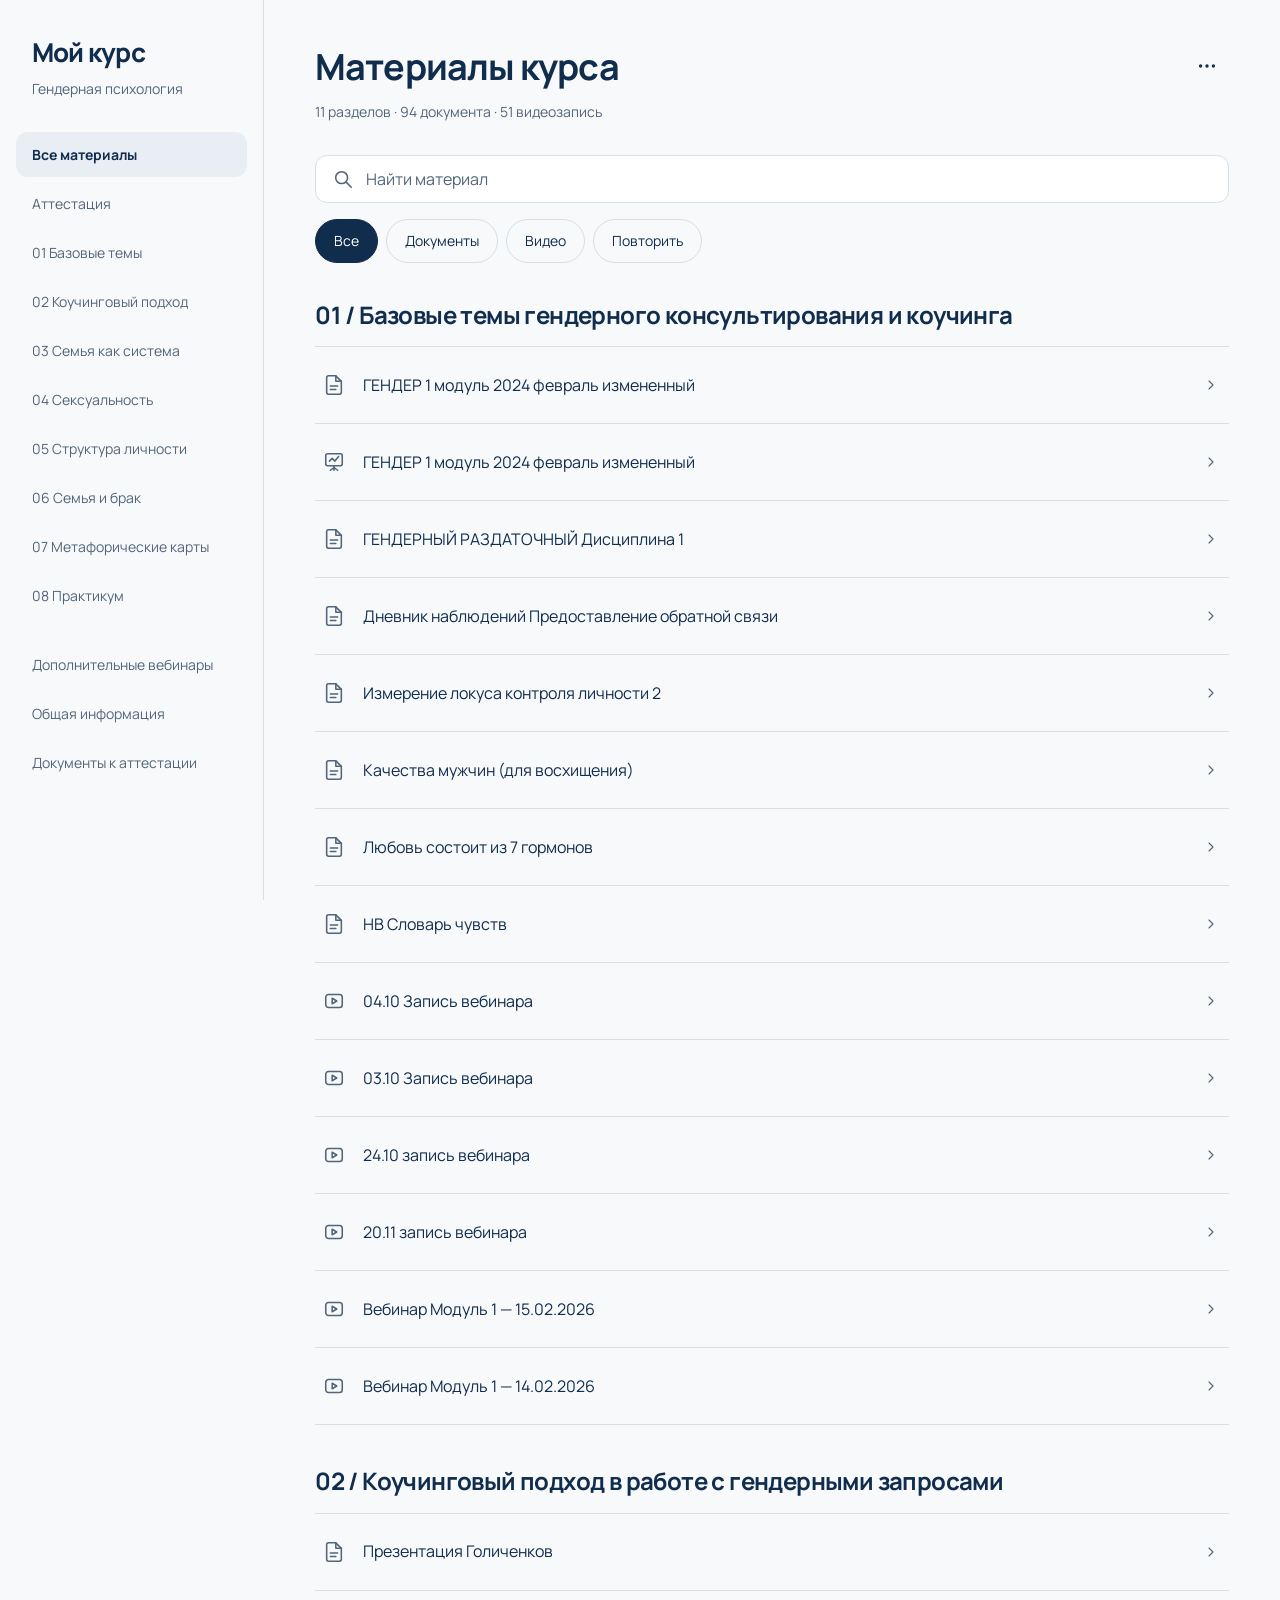
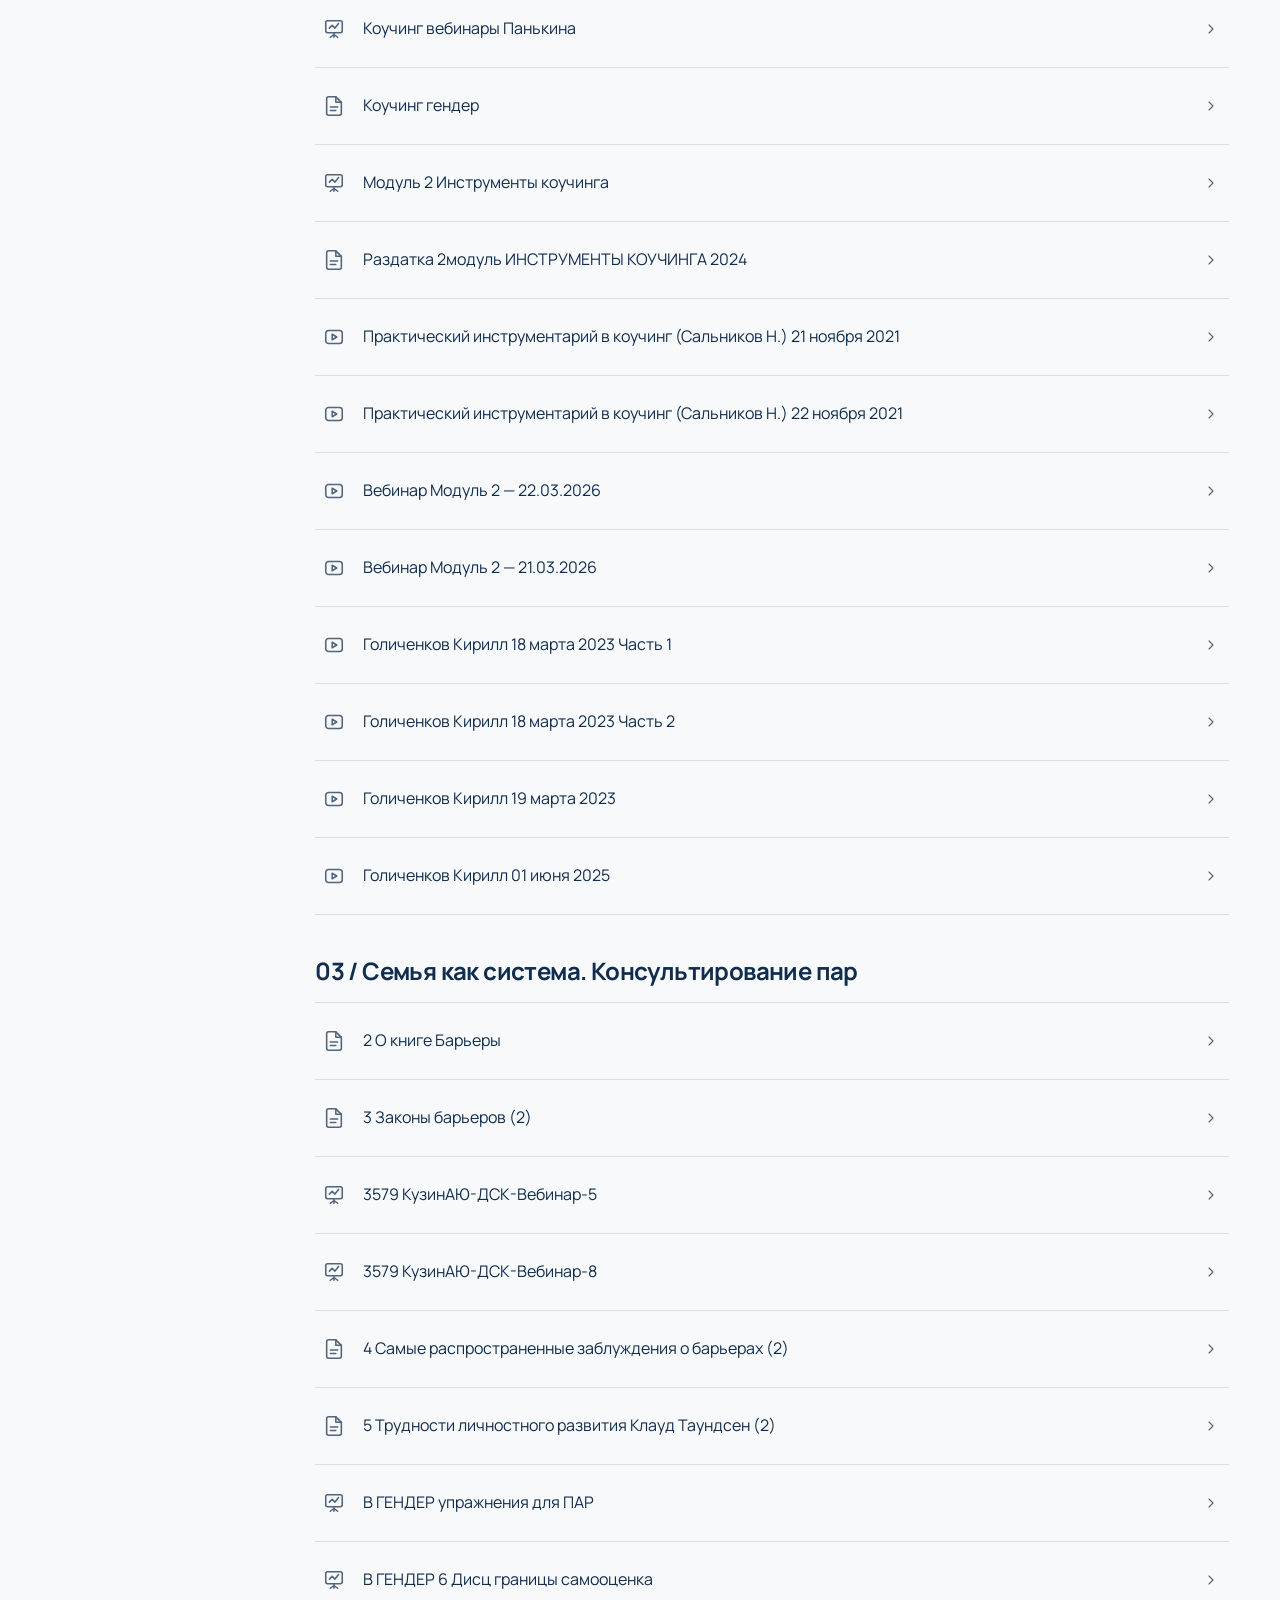
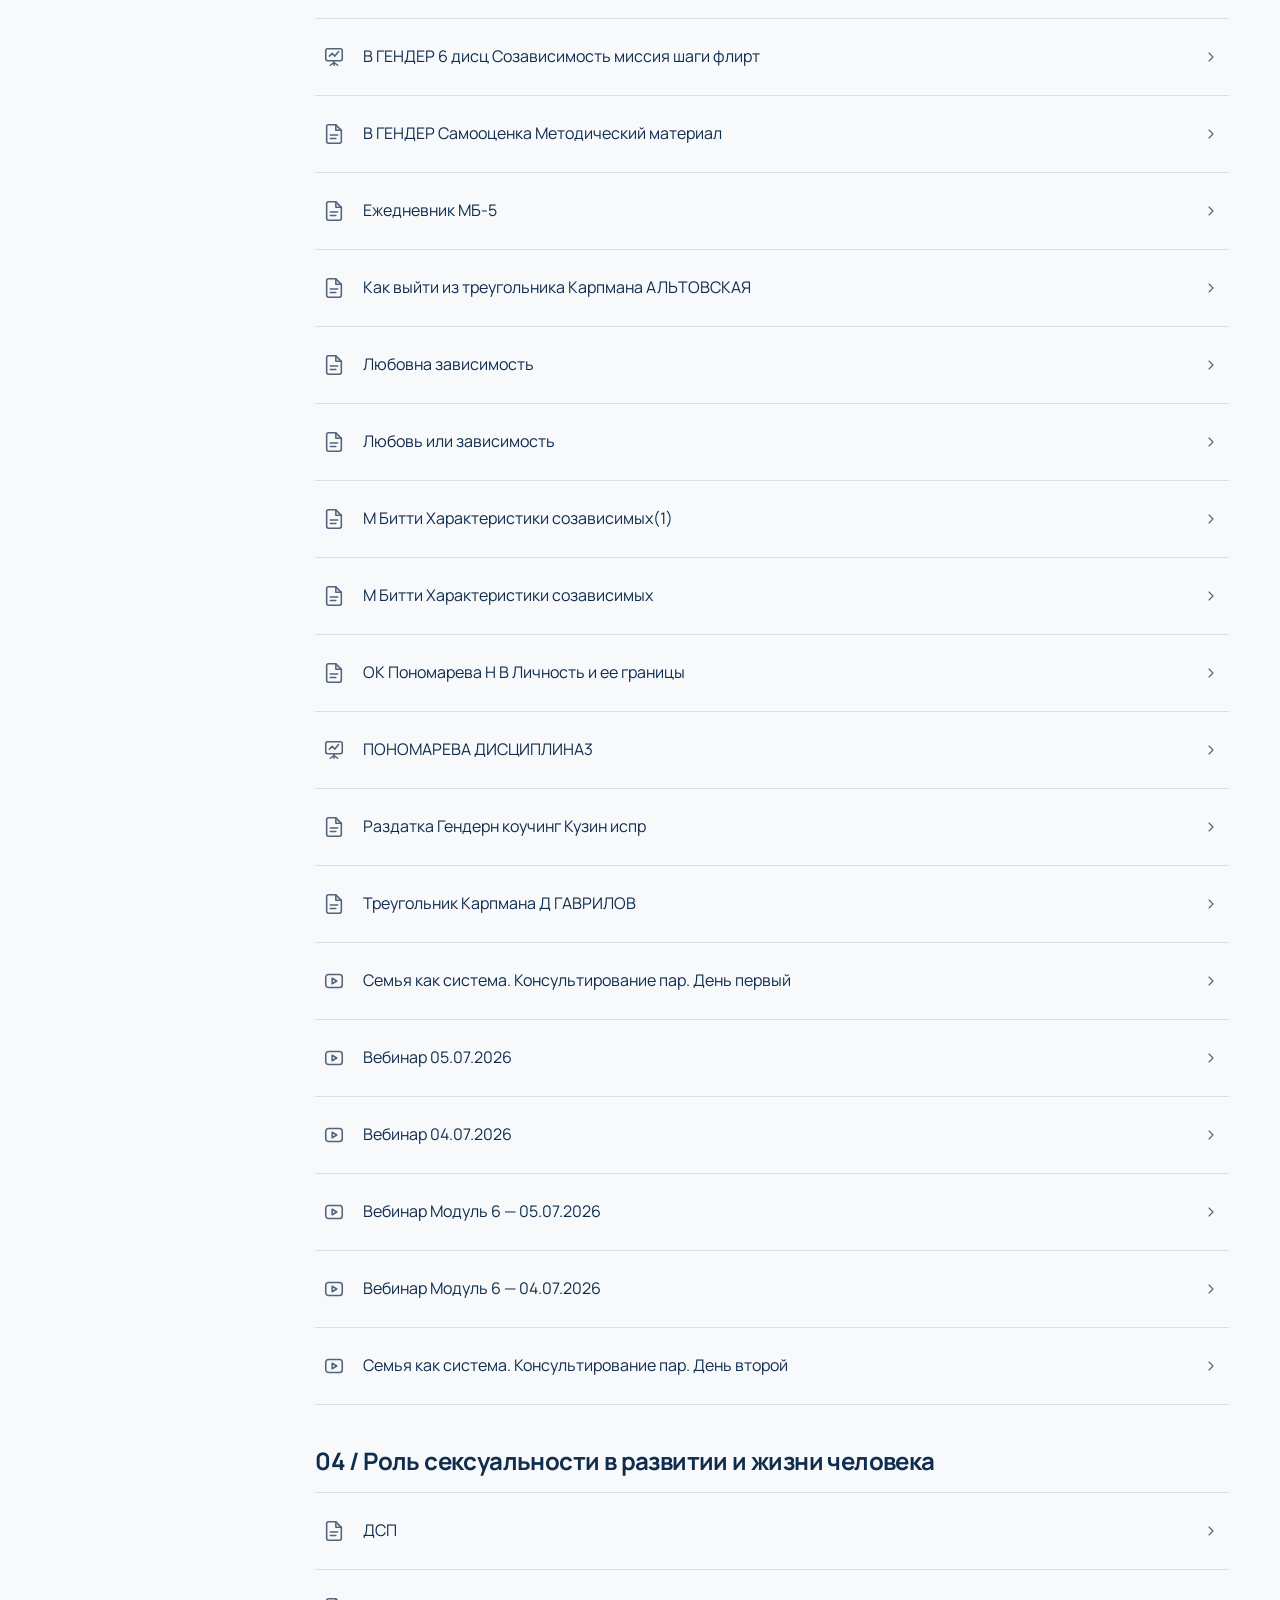
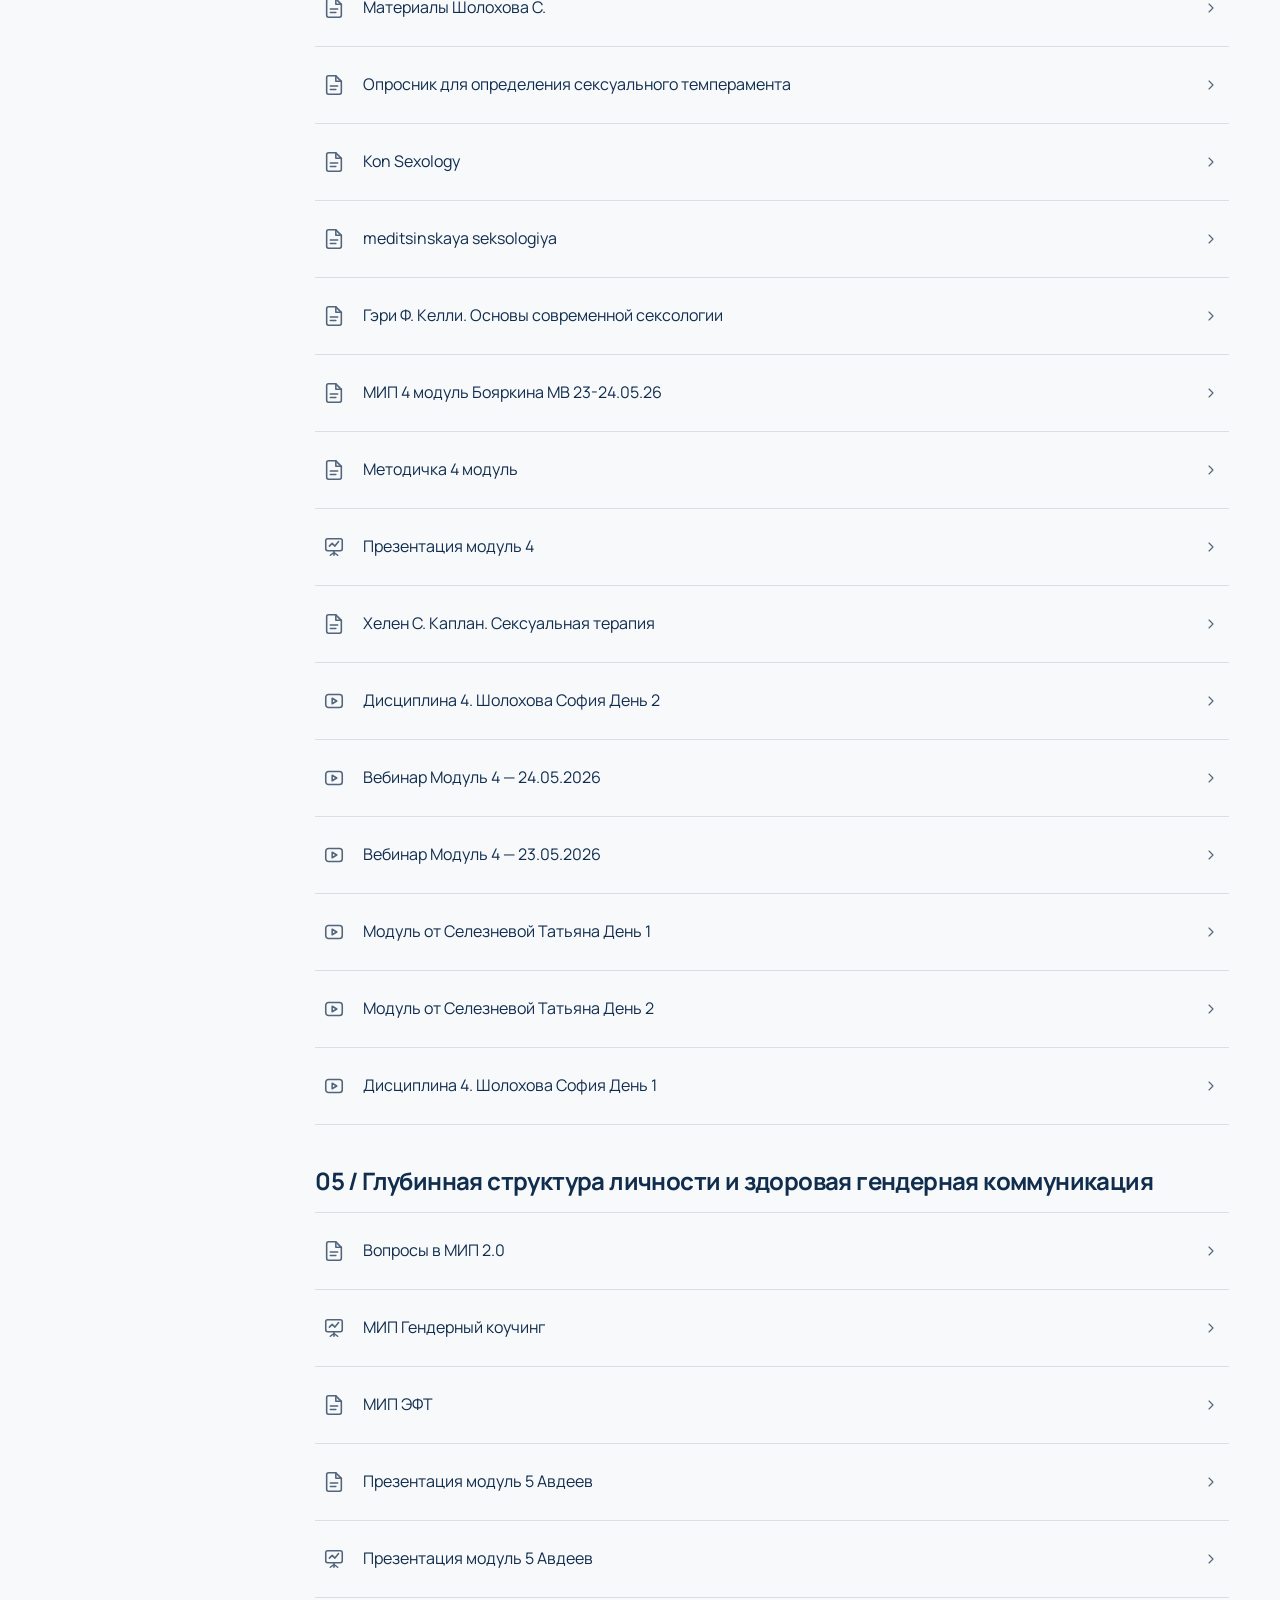
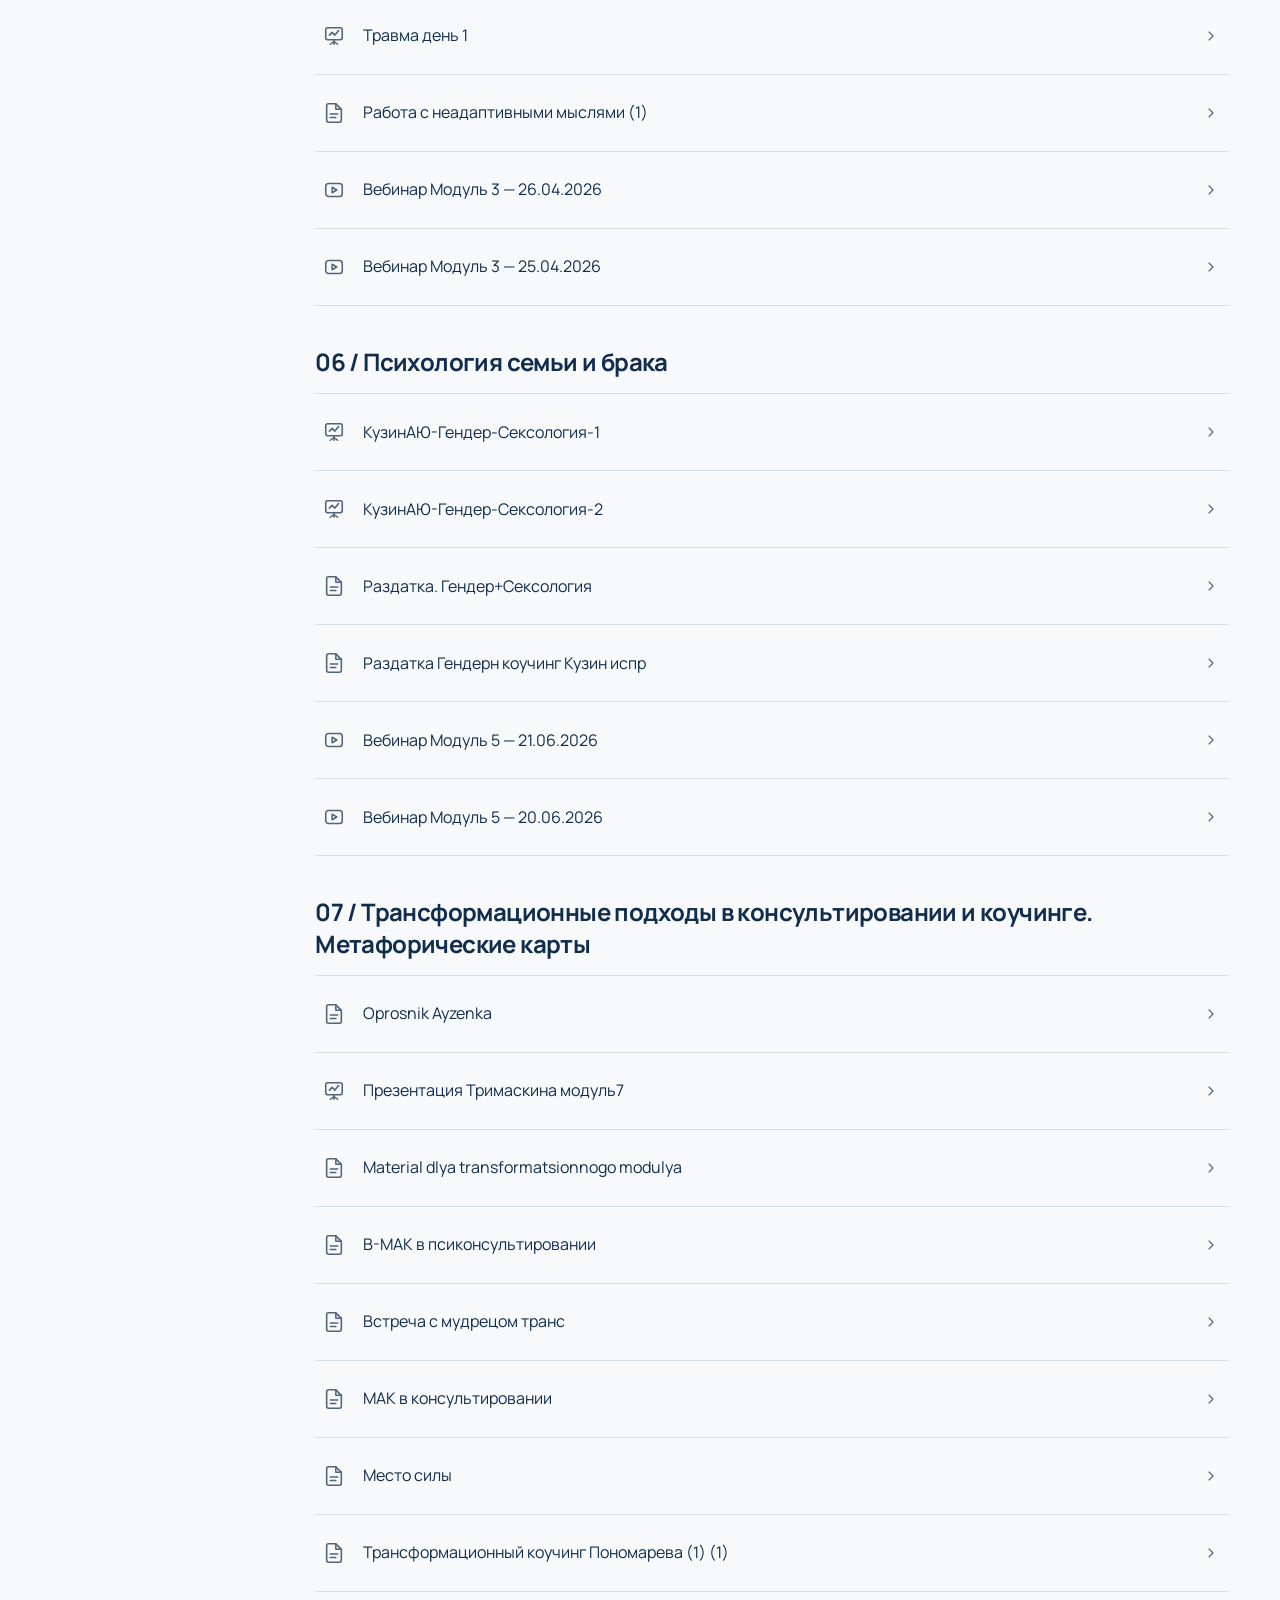
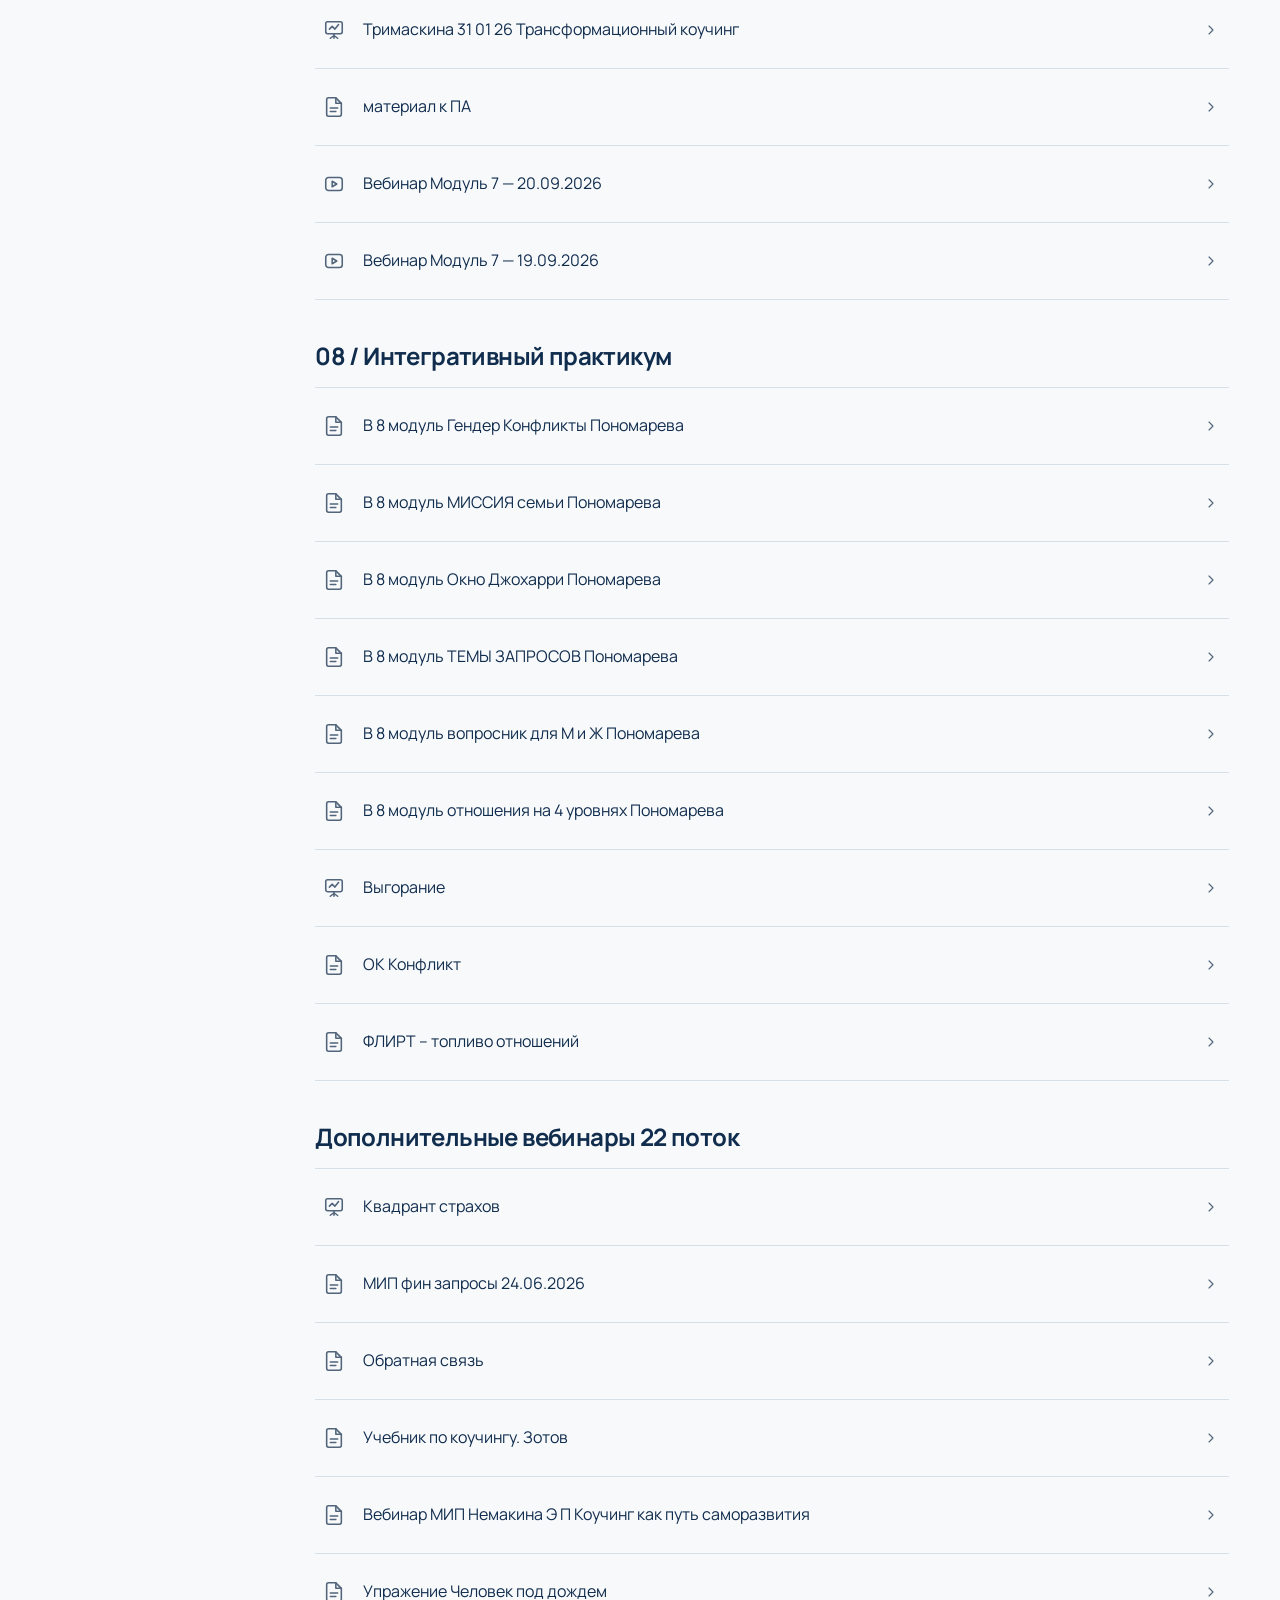
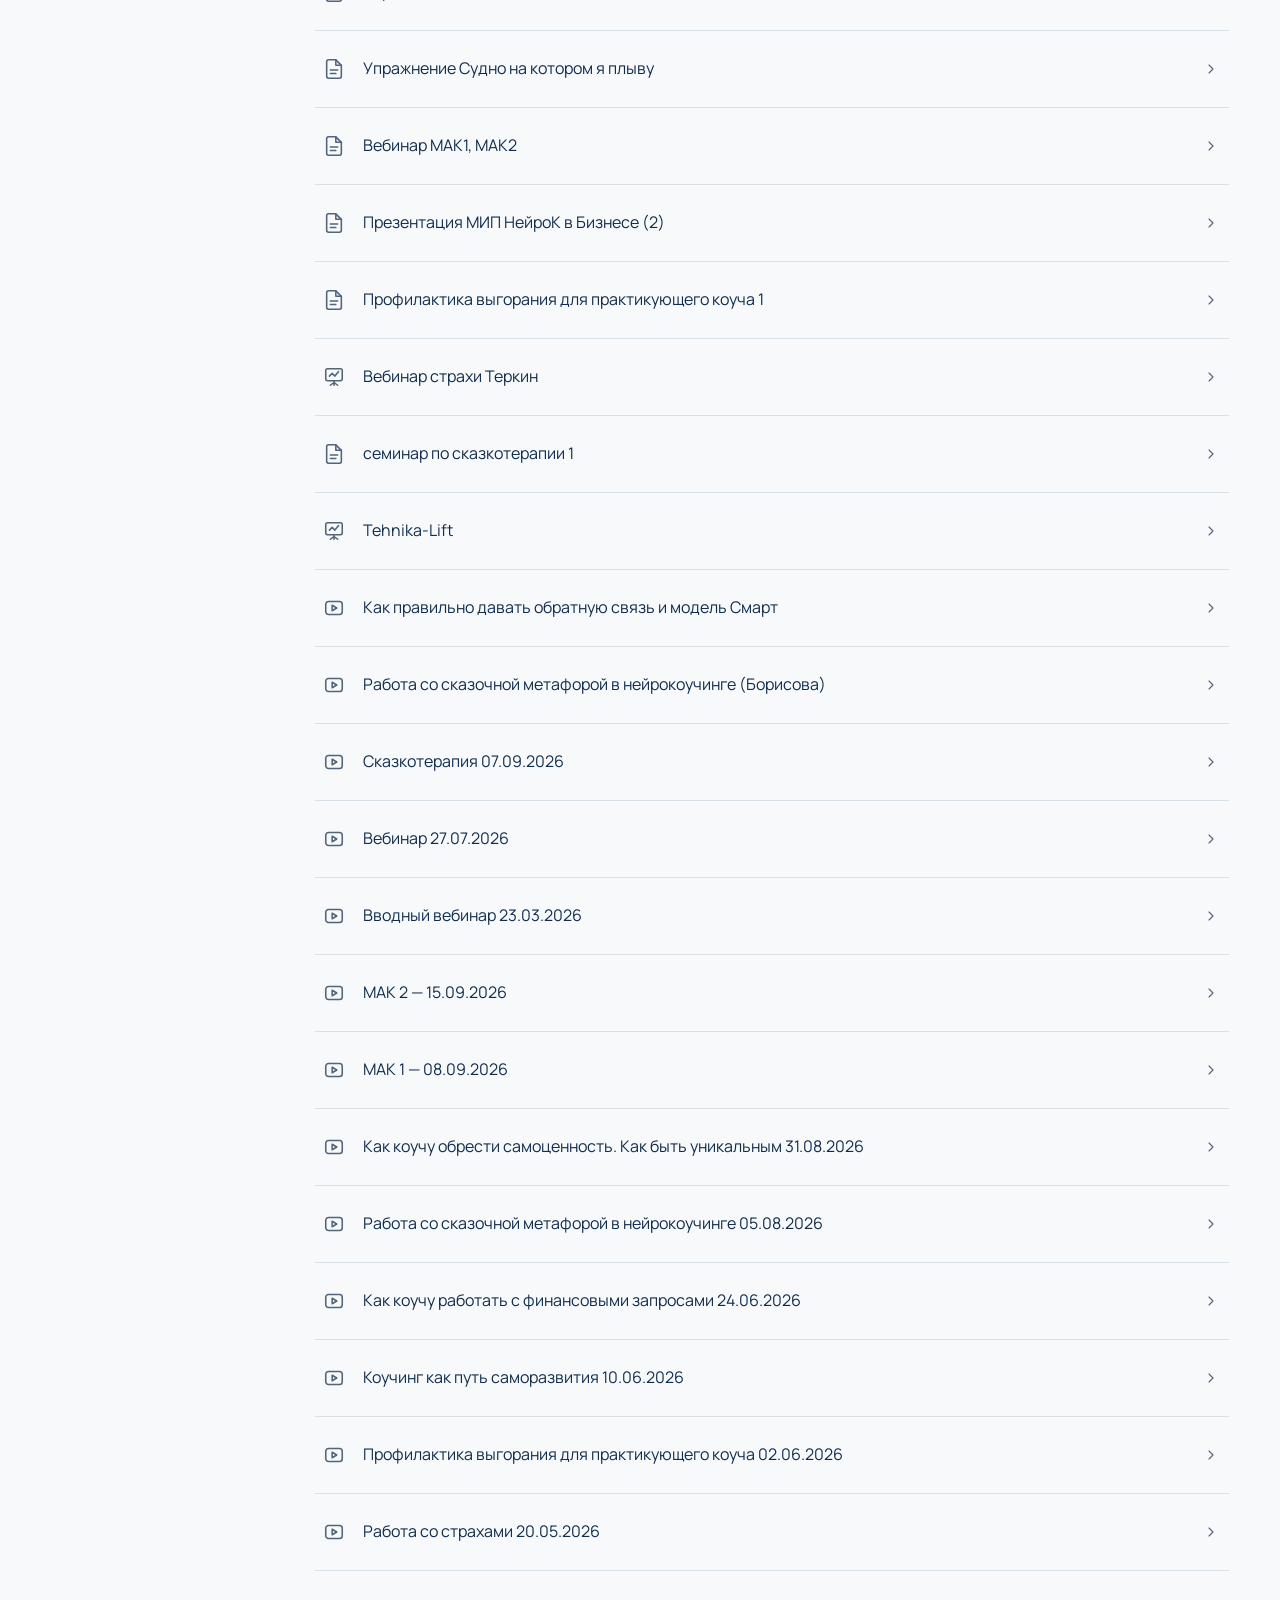
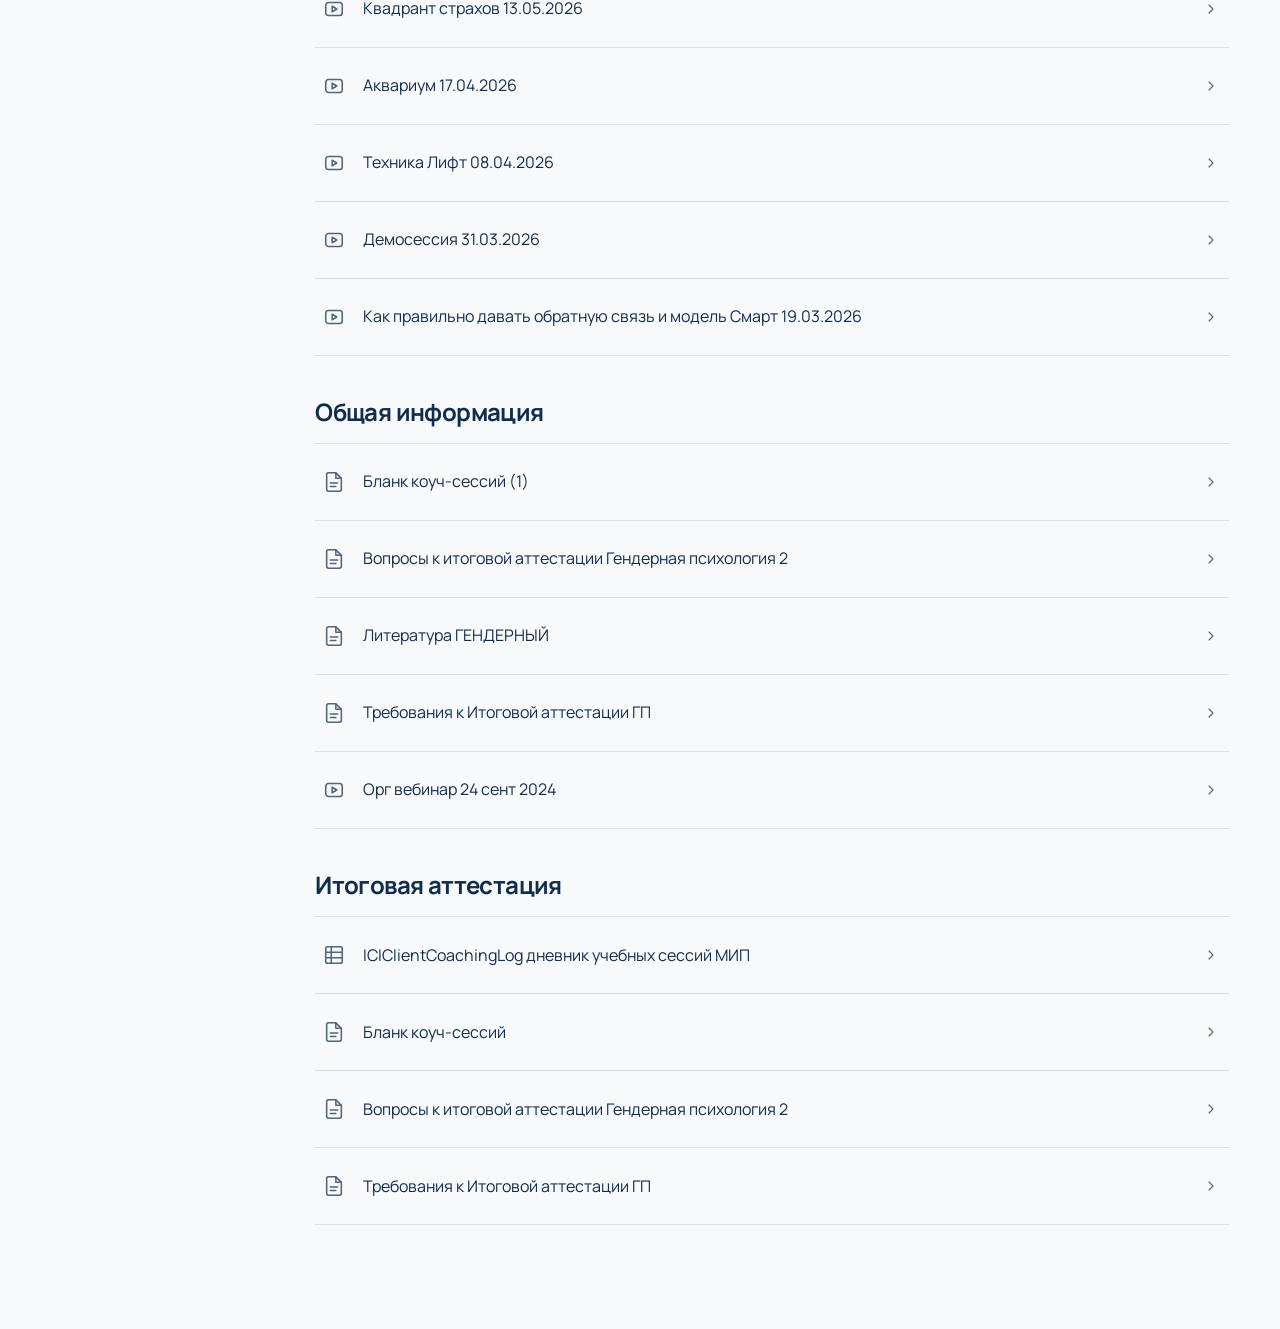
<file: index.html>
<!doctype html>
<html lang="ru">
<head>
  <meta charset="utf-8">
  <meta name="viewport" content="width=device-width,initial-scale=1,viewport-fit=cover">
  <title>Мой курс — Гендерная психология</title>
  <link rel="icon" href="assets/favicon.svg" type="image/svg+xml">
  <link rel="stylesheet" href="theme.css">
  <link rel="stylesheet" href="style.css">
  <link rel="stylesheet" href="attestation.css">
</head>
<body>
  <a class="skip-link" href="#libraryTitle">К материалам</a>
  <aside>
    <a class="brand" href="#">Мой курс</a>
    <p class="subtitle">Гендерная психология</p>
    <nav aria-label="Разделы курса" id="navigation"></nav>
  </aside>
  <main id="library">
    <header class="library-heading">
      <div><h1 id="libraryTitle" tabindex="-1">Материалы курса</h1><p id="summary"></p></div>
      <details id="libraryMenu" class="action-menu">
        <summary class="icon-button" aria-label="Действия с курсом" title="Действия с курсом"><span data-icon="more"></span></summary>
        <div class="menu-content">
          <button id="export"><span data-icon="download"></span>Экспорт данных</button>
          <button id="import"><span data-icon="upload"></span>Импорт данных</button>
        </div>
      </details>
    </header>
    <input id="importFile" type="file" accept="application/json,.json" hidden>
    <label class="mobile-nav" for="mobileSection">Раздел курса<select id="mobileSection"></select></label>
    <div class="search"><span data-icon="search"></span><input type="search" id="query" aria-label="Найти материал" placeholder="Найти материал"></div>
    <div class="filters" role="group" aria-label="Фильтр материалов">
      <button data-filter="all" aria-pressed="true">Все</button>
      <button data-filter="document" aria-pressed="false">Документы</button>
      <button data-filter="video" aria-pressed="false">Видео</button>
      <button data-filter="repeat" aria-pressed="false">Повторить</button>
    </div>
    <div id="results"></div>
  </main>
  <main id="attestation" hidden aria-labelledby="attTitle"></main>
  <main id="detail" class="material-screen" hidden aria-labelledby="detailTitle">
    <div class="screen-bar">
      <button id="close" class="text-button" aria-label="Назад к материалам"><span data-icon="back"></span><span id="backLabel">Материалы</span></button>
      <button id="showNotes" class="text-button"><span data-icon="notes"></span>Заметки</button>
      <details id="materialMenu" class="action-menu">
        <summary class="icon-button" aria-label="Действия с материалом" title="Действия с материалом"><span data-icon="more"></span></summary>
        <div class="menu-content">
          <a id="detailOpen" target="_blank" rel="noopener"><span id="openIcon"></span><span id="openLabel">Открыть материал</span></a>
          <button id="repeat" aria-pressed="false"><span data-icon="bookmark"></span><span id="repeatLabel">Повторить позже</span></button>
          <details id="videoSettings" hidden>
            <summary>Параметры видео</summary>
            <div id="sourceChoice"><label for="videoSource">Источник</label><select id="videoSource"></select></div>
            <label for="backupUrl">Резервная ссылка</label>
            <input id="backupUrl" type="url" placeholder="https://…" autocomplete="off">
            <button id="saveBackup">Сохранить ссылку</button>
            <p id="backupStatus" role="status" class="muted"></p>
          </details>
        </div>
      </details>
    </div>
    <div class="material-heading"><span id="detailFormat"></span><h1 id="detailTitle"></h1></div>
    <div id="sourceContext" hidden></div>
    <div id="documentPanel" hidden>
      <iframe id="documentReader" title="Просмотр документа" allow="fullscreen" allowfullscreen></iframe>
      <p id="documentError" role="status" hidden></p>
    </div>
    <div id="videoPanel" hidden><video id="courseVideo" controls preload="metadata" playsinline></video><p id="playerStatus" role="status"></p></div>
    <section id="notesPanel" hidden>
      <h2><label for="note">Мои заметки</label></h2>
      <textarea id="note" rows="7" maxlength="20000" placeholder="Главные мысли, вопросы и идеи для практики…"></textarea>
      <p id="saveStatus" class="muted" aria-live="polite"></p>
    </section>
  </main>
  <div id="toast" role="status"></div>
  <script src="data.js"></script>
  <script src="preview-manifest.js"></script>
  <script src="icons.js"></script>
  <script src="attestation-data.js"></script>
  <script src="attestation.js"></script>
  <script src="app.js"></script>
</body>
</html>
</file>
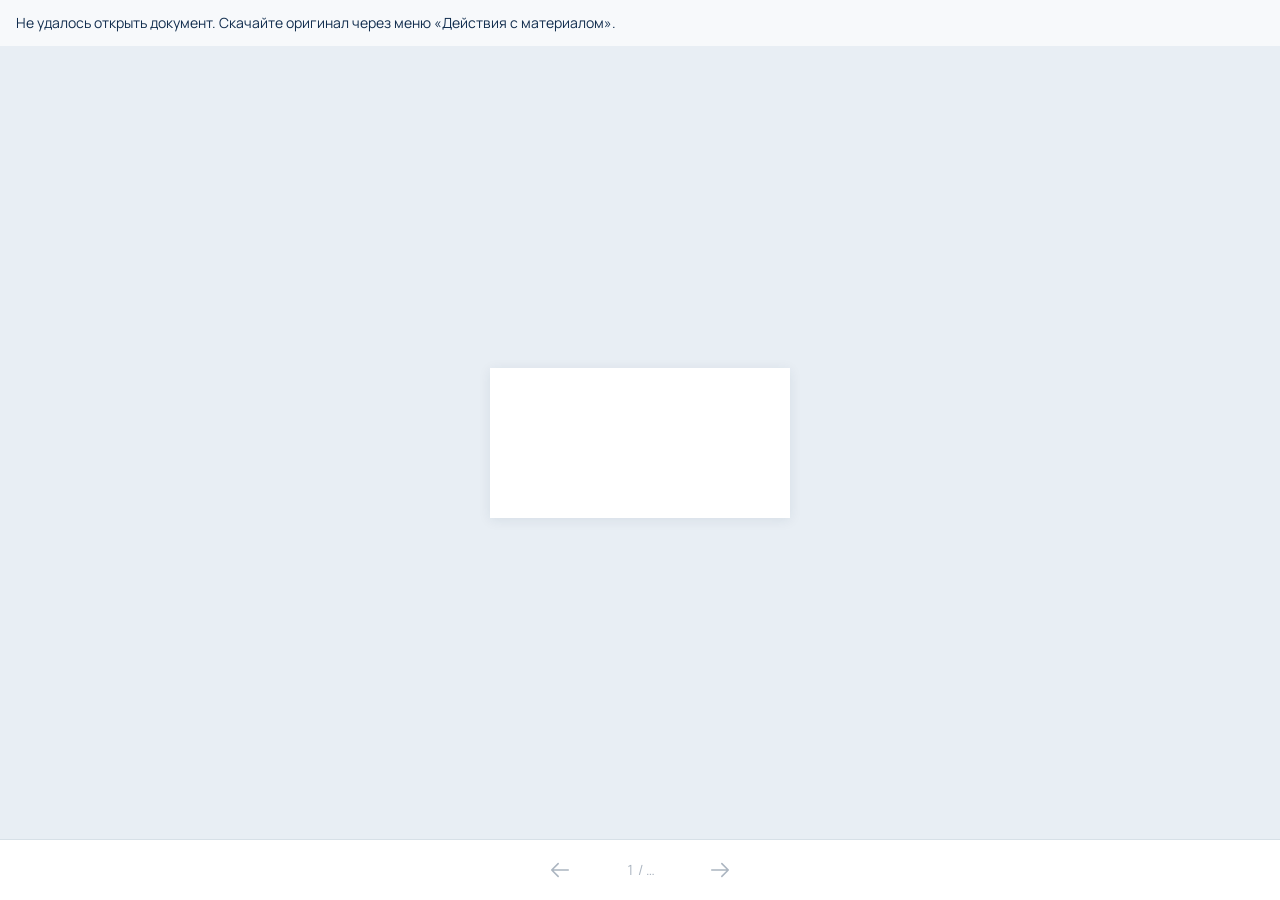
<file: reader.html>
<!doctype html>
<html lang="ru"><head><meta charset="utf-8"><meta name="viewport" content="width=device-width,initial-scale=1,viewport-fit=cover"><title>Просмотр документа</title><link rel="icon" href="assets/favicon.svg" type="image/svg+xml"><link rel="stylesheet" href="theme.css"><link rel="stylesheet" href="reader.css"></head><body>
<p id="sourceHint" hidden role="status"></p>
<p id="status" role="status">Открываем документ…</p>
<main id="viewport" tabindex="0" aria-label="Страницы документа"><div id="sheet"><canvas aria-label="Страница документа"></canvas><div class="textLayer"></div></div></main>
<footer class="toolbar"><button id="prev" aria-label="Предыдущая страница" title="Предыдущая страница"><span data-icon="back"></span></button><button id="pageCounter" aria-label="Перейти к странице" title="Перейти к странице" aria-expanded="false" aria-controls="pageJump">1 / …</button><button id="next" aria-label="Следующая страница" title="Следующая страница"><span data-icon="forward"></span></button><button id="resetZoom" hidden>Сбросить масштаб</button>
<form id="pageJump" hidden><label for="page">Страница</label><input id="page" type="number" min="1" value="1" inputmode="numeric" required><button type="submit">Перейти</button><button type="button" id="cancelJump" aria-label="Закрыть переход к странице"><span data-icon="close"></span></button></form>
</footer><script src="icons.js"></script><script src="attestation-data.js"></script><script type="module" src="reader.js"></script></body></html>
</file>
<file: theme.css>
@font-face {
  font-family: Manrope;
  src: url("assets/fonts/Manrope.ttf") format("truetype");
  font-style: normal;
  font-weight: 200 800;
  font-display: swap;
}
:root {
  color-scheme: light;
  --font: Manrope, -apple-system, BlinkMacSystemFont, "Segoe UI", sans-serif;
  --ink: #112d4e;
  --muted: #52657b;
  --canvas: #f7f9fb;
  --surface: #fff;
  --line: #d7e0e7;
  --selected: #e8eef4;
  --hover: #eef2f6;
  --focus: #8b6018;
  --radius: 12px;
  --shadow: 0 8px 32px #112d4e20;
}
* { box-sizing: border-box; }
body { margin: 0; color: var(--ink); font: 16px/1.6 var(--font); background: var(--canvas); }
button, input, textarea, select { font: inherit; color: inherit; }
button, a, input, textarea, select, summary { touch-action: manipulation; }
button, summary { cursor: pointer; }
button { border: 1px solid var(--line); border-radius: var(--radius); background: var(--surface); padding: 10px 16px; min-height: 44px; }
button:hover:not(:disabled) { background: var(--hover); }
a { color: inherit; text-underline-offset: 3px; }
input, textarea, select { border: 1px solid var(--line); border-radius: var(--radius); background: var(--surface); }
input::placeholder, textarea::placeholder { color: var(--muted); opacity: 1; }
:focus-visible { outline: 2px solid var(--focus); outline-offset: 3px; }
.icon { display: block; width: 22px; height: 22px; flex: none; fill: none; stroke: currentColor; stroke-width: 1.7; stroke-linecap: round; stroke-linejoin: round; }
[data-icon] { display: inline-flex; align-items: center; justify-content: center; }
.sr-only { position: absolute; width: 1px; height: 1px; padding: 0; margin: -1px; overflow: hidden; clip-path: inset(50%); white-space: nowrap; border: 0; }
[hidden] { display: none !important; }
@media (prefers-reduced-motion: no-preference) {
  button, a, summary { transition: background-color .15s ease, color .15s ease; }
}
</file>
<file: style.css>
.skip-link { position: fixed; top: 8px; left: 8px; z-index: 20; padding: 12px; background: var(--surface); transform: translateY(-150%); }
.skip-link:focus { transform: translateY(0); }
aside { position: fixed; inset: 0 auto 0 0; width: 264px; padding: 32px 16px; border-right: 1px solid var(--line); overflow: auto; }
.brand { display: block; margin: 0 16px; font-size: 26px; font-weight: 750; letter-spacing: -.03em; text-decoration: none; }
.subtitle { font-size: 14px; color: var(--muted); margin: 4px 16px 32px; }
nav { display: grid; gap: 4px; }
nav button { border: 0; background: none; text-align: left; padding: 12px 16px; font-size: 14px; line-height: 1.5; color: var(--muted); }
nav button.selected { background: var(--selected); color: var(--ink); font-weight: 700; }
nav button[data-section="4458"] { margin-top: 20px; }
#library { margin-left: 264px; padding: 44px clamp(28px, 4vw, 64px) 64px; max-width: 1560px; }
h1, h2 { margin: 0; font-weight: 700; letter-spacing: -.025em; line-height: 1.3; overflow-wrap: anywhere; }
h1 { font-size: 36px; }
h2 { font-size: 24px; }
.library-heading { display: flex; align-items: flex-start; justify-content: space-between; gap: 16px; margin-bottom: 32px; }
.library-heading p { color: var(--muted); font-size: 14px; margin: 10px 0 0; }
.search { display: flex; align-items: center; gap: 12px; height: 48px; padding: 0 16px; border: 1px solid var(--line); border-radius: var(--radius); background: var(--surface); color: var(--muted); }
.search input { width: 100%; min-width: 0; height: 100%; padding: 0; border: 0; border-radius: 0; background: transparent; outline: none; }
.search:focus-within { outline: 2px solid var(--focus); outline-offset: 3px; }
.filters { display: flex; flex-wrap: wrap; gap: 8px; margin: 16px 0 36px; }
.filters button { min-height: 44px; padding: 8px 18px; font-size: 14px; border-radius: 999px; background: transparent; }
.filters button[aria-pressed="true"] { background: var(--ink); border-color: var(--ink); color: var(--surface); }
#results section { margin-bottom: 40px; }
#results h2 { padding-bottom: 16px; border-bottom: 1px solid var(--line); }
.material-list { list-style: none; margin: 0; padding: 0; }
.material-list li { border-bottom: 1px solid var(--line); }
.row { position: relative; display: grid; grid-template-columns: 24px minmax(0, 1fr) 18px; align-items: center; gap: 16px; min-height: 76px; padding: 20px 8px; text-decoration: none; border-radius: 6px; }
.row:hover { background: var(--hover); }
.row:focus-visible { outline-offset: -2px; }
.title { font-size: 16px; line-height: 1.6; overflow-wrap: anywhere; }
.material-type { display: inline-flex; position: relative; color: var(--muted); flex: none; }
.type-tooltip { position: absolute; left: 0; bottom: calc(100% + 10px); z-index: 4; width: max-content; max-width: 220px; padding: 6px 10px; border-radius: 6px; color: var(--surface); background: var(--ink); font-size: 12px; font-weight: 500; pointer-events: none; opacity: 0; visibility: hidden; }
.material-type:hover .type-tooltip, .row:focus-visible .type-tooltip { opacity: 1; visibility: visible; }
.row > .icon { width: 16px; height: 16px; color: var(--muted); }
.empty { padding: 40px 0; color: var(--muted); }
.mobile-nav { display: none; }
.icon-button { display: flex; align-items: center; justify-content: center; min-width: 44px; min-height: 44px; list-style: none; border-radius: var(--radius); }
.icon-button:hover { background: var(--hover); }
.icon-button::-webkit-details-marker { display: none; }
.action-menu { position: relative; flex: none; }
.action-menu[open] > summary { background: var(--selected); }
.menu-content { position: absolute; right: 0; top: calc(100% + 8px); z-index: 10; width: 280px; max-width: calc(100vw - 32px); max-height: calc(100dvh - 100px); overflow: auto; padding: 8px; border-radius: var(--radius); background: var(--surface); box-shadow: var(--shadow); }
.menu-content > button, .menu-content > a { display: flex; align-items: center; gap: 12px; width: 100%; min-height: 48px; border: 0; padding: 12px; font-size: 14px; line-height: 1.5; text-align: left; text-decoration: none; border-radius: 8px; background: none; }
.menu-content > a:hover { background: var(--hover); }
.menu-content .icon { width: 20px; height: 20px; }
#repeat[aria-pressed="true"] .icon { fill: var(--selected); }
#videoSettings { padding: 0 12px 8px; border-top: 1px solid var(--line); margin-top: 4px; font-size: 14px; }
#videoSettings > summary { padding: 12px 0; min-height: 44px; }
#videoSettings label { display: block; margin: 12px 0 6px; }
#videoSource, #backupUrl { width: 100%; min-width: 0; min-height: 44px; padding: 8px; font-size: 16px; }
#saveBackup { margin-top: 12px; font-size: 14px; }
.view-material aside, .view-material .skip-link { display: none; }
.view-material { overflow: hidden; }
.material-screen { height: 100dvh; display: flex; flex-direction: column; }
.screen-bar { display: flex; align-items: center; flex: none; gap: 12px; padding: max(8px, env(safe-area-inset-top)) 24px 8px; background: var(--surface); }
.text-button { display: inline-flex; align-items: center; justify-content: center; gap: 8px; border: 0; background: none; font-size: 14px; padding: 10px 12px; }
#showNotes { margin-left: auto; }
#materialMenu { margin-left: 0; }
.material-heading { display: flex; flex: none; align-items: center; gap: 12px; padding: 8px 36px 16px; border-bottom: 1px solid var(--line); background: var(--surface); }
#detailTitle { font-size: 17px; line-height: 1.5; font-weight: 600; letter-spacing: 0; display: -webkit-box; -webkit-line-clamp: 2; -webkit-box-orient: vertical; overflow: hidden; }
#detailFormat { display: flex; }
#documentPanel { flex: 1; min-height: 0; display: flex; flex-direction: column; }
#documentReader { display: block; flex: 1; width: 100%; height: 100%; min-height: 0; border: 0; background: var(--selected); }
#documentError { padding: 24px; }
#videoPanel { flex: 1; min-height: 0; width: 100%; max-width: 1200px; align-self: center; padding: 24px 32px; overflow: auto; }
#courseVideo { display: block; width: 100%; max-height: calc(100dvh - 220px); aspect-ratio: 16/9; background: #101b28; border-radius: var(--radius); }
#playerStatus { font-size: 14px; color: #943e32; }
#notesPanel { flex: 1; min-height: 0; overflow: auto; width: 100%; max-width: 840px; align-self: center; padding: 40px 32px max(32px, env(safe-area-inset-bottom)); }
#notesPanel h2 { margin-bottom: 24px; }
#note { width: 100%; min-height: 48dvh; padding: 20px; resize: vertical; line-height: 1.8; }
.view-notes #documentPanel, .view-notes #videoPanel, .view-notes #showNotes { display: none !important; }
.view-notes #materialMenu { margin-left: auto; }
.muted { color: var(--muted); font-size: 13px; }
#playerStatus:empty, #saveStatus:empty, #backupStatus:empty { display: none; }
#toast { display: none; position: fixed; bottom: max(24px, env(safe-area-inset-bottom)); left: 50%; transform: translateX(-50%); max-width: calc(100vw - 32px); width: max-content; padding: 12px 20px; border-radius: var(--radius); background: var(--ink); color: var(--surface); font-size: 14px; z-index: 20; }
@media (max-width: 1050px) {
  aside { width: 236px; padding-inline: 12px; }
  #library { margin-left: 236px; padding: 32px 28px; }
  h1 { font-size: 32px; }
  h2 { font-size: 22px; }
}
@media (max-width: 720px) {
  aside { display: none; }
  #library { margin: 0; padding: 24px 20px max(32px, env(safe-area-inset-bottom)); }
  h1 { font-size: 28px; }
  h2 { font-size: 21px; }
  .library-heading { gap: 8px; margin-bottom: 24px; }
  .library-heading p { font-size: 13px; line-height: 1.7; }
  .mobile-nav { display: block; color: var(--muted); font-size: 13px; margin-bottom: 16px; }
  .mobile-nav select { display: block; width: 100%; min-height: 48px; padding: 10px 12px; margin-top: 6px; color: var(--ink); font-size: 16px; }
  .filters { flex-wrap: nowrap; gap: 6px; margin-bottom: 28px; }
  .filters button { flex: 1; padding: 8px 9px; font-size: 13px; }
  #results section { margin-bottom: 32px; }
  .row { gap: 12px; padding: 18px 0; grid-template-columns: 22px minmax(0, 1fr) 16px; }
  .title { font-size: 15px; line-height: 1.65; }
  .screen-bar { padding-inline: 12px; gap: 4px; }
  .screen-bar .text-button { padding-inline: 8px; }
  .material-heading { padding: 8px 20px 14px; gap: 10px; }
  #detailTitle { font-size: 14px; }
  #detailFormat .icon { width: 20px; height: 20px; }
  #videoPanel { padding: 20px 16px; }
  #courseVideo { border-radius: 8px; }
  #notesPanel { padding: 28px 20px; }
  #notesPanel h2 { margin-bottom: 20px; }
  #note { padding: 16px; }
}
@media (max-width: 360px) {
  #library { padding-inline: 16px; }
  .filters button { padding-inline: 6px; font-size: 12px; }
}
</file>
<file: attestation.css>
#attestation { margin-left:264px; padding:32px clamp(28px,4vw,64px) 64px; max-width:1280px; }
#attestation p { max-width:72ch; }
#attTitle:focus { outline:none; }
.att-back { display:inline-flex; align-items:center; gap:8px; min-height:44px; font-size:14px; margin-bottom:20px; text-decoration:none; color:var(--muted); }
.att-heading { margin-bottom:16px; }
.att-heading h1 { max-width:28ch; }
.att-lead { font-size:18px; color:var(--muted); margin:0 0 24px; }
.att-section { margin:32px 0; }
.att-section h2 { margin-bottom:16px; }
.att-actions { display:flex; gap:12px; flex-wrap:wrap; margin:24px 0; }
.att-primary, .att-secondary { display:inline-flex; align-items:center; justify-content:center; gap:10px; min-height:48px; padding:12px 20px; border:1px solid var(--ink); border-radius:var(--radius); font-size:15px; font-weight:650; text-decoration:none; }
.att-primary { background:var(--ink); color:var(--surface); }
.att-primary:hover:not(:disabled) { background:#25496e; }
.att-primary:disabled { opacity:.45; cursor:not-allowed; }
.att-secondary { border-color:var(--line); background:var(--surface); }
.att-secondary:hover { background:var(--hover); }
.att-all-questions { display:inline-flex; align-items:center; min-height:44px; font-size:14px; margin-top:-16px; }
.att-intro { color:var(--muted); margin:16px 0 36px; }
.att-disclosure { border-top:1px solid var(--line); }
.att-disclosure > summary { display:flex; align-items:center; flex-wrap:wrap; gap:4px 12px; padding:18px 0; min-height:56px; list-style:none; font-weight:650; }
.att-disclosure > summary::-webkit-details-marker { display:none; }
.att-disclosure > summary::before { content:'›'; font-size:22px; line-height:1; width:12px; flex:none; font-weight:500; }
.att-disclosure[open] > summary::before { transform:rotate(90deg); }
.att-disclosure > summary span { color:var(--muted); font-size:13px; font-weight:450; margin-left:auto; }
.att-disclosure[open] { padding-bottom:20px; }
.att-disclosure[open] > summary { margin-bottom:8px; }
.att-gap-list, .att-result-list { padding-left:22px; }
.att-gap-list li, .att-result-list li { margin:12px 0; }
.att-caption { color:var(--muted); font-size:13px; line-height:1.7; }
.att-footnote { margin-top:28px; }
.att-selects { display:flex; gap:16px; margin:16px 0; }
.att-selects label, .att-setup label { display:grid; gap:8px; font-size:14px; color:var(--muted); }
.att-selects label { flex:1; min-width:0; }
.att-selects select, .att-setup select { width:100%; padding:10px 12px; min-height:48px; font-size:16px; }
.att-question-list { list-style:none; margin:0; padding:0; border-top:1px solid var(--line); }
.att-question-list li { border-bottom:1px solid var(--line); }
.att-question-list a { display:grid; grid-template-columns:32px 1fr 20px; gap:12px; align-items:center; padding:18px 8px; min-height:64px; text-decoration:none; }
.att-question-list a:hover { background:var(--hover); }
.att-number { color:var(--muted); font-variant-numeric:tabular-nums; }
.att-status { display:inline-block; margin-left:8px; font-size:12px; color:#79531c; font-weight:600; }
.view-study aside { display:none; }
.view-study #attestation { margin-inline:auto; max-width:calc(72ch + 64px); padding:28px 32px 48px; }
.view-study .att-heading h1 { font-size:26px; line-height:1.45; letter-spacing:-.02em; max-width:none; }
.att-question-meta { margin:0 0 24px; }
.att-study { margin:28px 0 24px; }
.att-answer-heading { display:flex; justify-content:space-between; align-items:center; gap:12px; margin-bottom:16px; }
.att-answer-heading h2 { font-size:18px; }
.att-text-button { padding:8px 0 8px 12px; flex:none; font-size:13px; border:0; border-radius:0; background:none; color:var(--muted); text-decoration:underline; text-underline-offset:3px; }
.att-text-button:hover { background:none; color:var(--ink); }
.att-answer { font-size:16px; line-height:1.8; }
.att-answer-block { margin:20px 0; }
.att-answer-block:first-child { margin-top:0; }
.att-answer-block p { margin:8px 0; }
.att-answer-block h3 { margin:0 0 8px; font-size:15px; font-weight:700; }
.att-answer-block ul, .att-answer-block ol { margin:10px 0; padding-left:24px; }
.att-answer-block li { margin:8px 0; padding-left:4px; }
.att-answer-block li strong { font-weight:700; }
.att-answer-block dt { font-weight:700; margin-top:16px; }
.att-answer-block dl { margin:0; }
.att-answer-block dt:first-child { margin-top:0; }
.att-answer-block dd { margin:4px 0 0; }
.att-answer-block li > .att-answer-block { margin:8px 0; }
.att-answer-block li > .att-answer-block:last-child { margin-bottom:0; }
.att-answer-block li ul, .att-answer-block li ol { padding-left:20px; }
.att-note { background:#f5efdf; padding:14px 16px; border-radius:var(--radius); color:#674b22; font-size:14px; line-height:1.7; }
.att-basis { display:block; }
.att-external-answer { border-top:1px solid var(--line); margin-top:24px; padding-top:20px; }
.att-external-answer > h3, .att-external-sources > h3, .att-evidence-label { font-size:16px; margin:0 0 12px; }
.att-external-sources { margin:12px 0 32px; }
.att-external-sources .att-source { font-size:15px; }
.att-external-sources .att-source p { margin:8px 0; }
.att-pagination { display:flex; justify-content:space-between; gap:16px; padding:12px 0 24px; margin:12px 0 0; }
.att-pagination a { display:inline-flex; gap:8px; align-items:center; min-height:44px; font-size:14px; }
.att-evidence { margin-top:8px; }
.att-source-document { margin-top:28px; }
.att-source-document > h3 { margin:0 0 4px; font-size:17px; line-height:1.6; }
.att-source-document > .att-caption { margin:0 0 16px; }
.att-source { padding:20px 0; border-bottom:1px solid var(--line); }
.att-source:last-child { border-bottom:0; }
.att-source h4 { font-size:15px; margin:0 0 12px; font-weight:700; }
.att-source blockquote { margin:0 0 12px; padding:0; white-space:pre-line; font-size:15px; line-height:1.85; overflow-wrap:anywhere; }
.att-source-content, .att-source blockquote.att-source-content { white-space:normal; }
.att-source-content h5 { margin:24px 0 8px; font-size:15px; line-height:1.6; }
.att-source-content > :first-child { margin-top:0; }
.att-comparison { width:100%; table-layout:fixed; border-collapse:collapse; margin:16px 0; }
.att-comparison th, .att-comparison td { padding:10px; text-align:left; vertical-align:top; border-bottom:1px solid var(--line); overflow-wrap:anywhere; }
.att-comparison th { font-weight:700; background:var(--selected); }
.att-source-link { display:inline-flex; align-items:center; gap:8px; min-height:44px; font-size:14px; line-height:1.6; }
.att-source-link .icon { width:18px; height:18px; }
.att-setup { max-width:600px; display:grid; gap:20px; margin:28px 0; }
.att-setup h2 { font-size:20px; }
.att-setup p { margin:0; }
.att-setup button { justify-self:start; }
.att-resume { margin:24px 0; }
.att-test-meta { display:flex; justify-content:space-between; font-size:14px; margin-top:24px; }
.att-progress { display:block; width:100%; height:5px; margin:16px 0 28px; appearance:none; border:0; background:var(--line); }
.att-progress::-webkit-progress-bar { background:var(--line); border-radius:4px; }
.att-progress::-webkit-progress-value { background:var(--ink); border-radius:4px; }
.att-progress::-moz-progress-bar { background:var(--ink); }
#quizForm fieldset, #inlineQuiz fieldset { border:0; margin:0 0 24px; padding:0; min-width:0; }
#quizForm legend, #inlineQuiz legend { font-size:21px; line-height:1.5; font-weight:650; margin-bottom:24px; max-width:60ch; }
#inlineQuiz legend { font-size:17px; }
.att-options { display:grid; gap:12px; }
.att-quiz-source { margin:0 0 16px; }
.att-quiz-source a { display:inline-flex; align-items:center; min-height:44px; }
.att-option { display:flex; gap:14px; align-items:flex-start; padding:16px 20px; min-height:60px; border:1px solid var(--line); border-radius:var(--radius); background:var(--surface); cursor:pointer; }
.att-option:has(input:checked) { border-color:var(--ink); background:var(--selected); }
.att-option:has(input:focus-visible) { outline:2px solid var(--focus); outline-offset:3px; }
.att-option:hover:has(input:enabled) { background:var(--hover); }
.att-option input { width:20px; height:20px; margin:3px 0 0; flex:none; accent-color:var(--ink); }
.att-option small { display:block; margin-top:6px; font-weight:700; font-size:13px; }
.att-option.is-correct:has(input), .att-feedback.is-correct { border-color:#477762; background:#edf5ef; color:#24513d; }
.att-option.is-wrong:has(input), .att-feedback.is-wrong { border-color:#a26552; background:#faf0e9; color:#783e2f; }
.att-feedback { border-radius:var(--radius); padding:16px 20px; margin:20px 0; }
.att-feedback h2 { font-size:20px; }
.att-feedback p { margin:8px 0 0; }
.att-feedback-more { margin-top:20px; font-size:14px; }
.att-feedback-more a { display:inline-flex; align-items:center; gap:8px; min-height:44px; }
.att-feedback-more summary { min-height:44px; padding:10px 0; }
.att-feedback-more p { white-space:pre-line; font-size:15px; }
.att-inline-feedback { padding:12px 0; margin:12px 0 0; }
.att-inline-result { font-weight:650; }
.att-inline-feedback.is-correct { color:#24513d; }
.att-inline-feedback.is-wrong { color:#783e2f; }
.att-result { font-size:40px; font-weight:700; margin:24px 0; font-variant-numeric:tabular-nums; }
.att-result span { font-size:21px; font-weight:500; }
.att-back-to-test { display:inline-flex; align-items:center; gap:8px; min-height:44px; font-size:14px; }
#sourceContext { flex:none; background:#faf4df; padding:10px 36px; font-size:13px; border-bottom:1px solid var(--line); }
#sourceContext p { margin:0; }
#sourceContext details { margin-top:4px; }
#sourceContext blockquote { margin:8px 0; max-height:120px; overflow:auto; }
.view-notes #sourceContext { display:none; }
@media (max-width:1050px) { #attestation { margin-left:236px; padding:28px; } }
@media (max-width:720px) {
 #attestation, .view-study #attestation { margin:0; padding:20px 20px 40px; }
 .att-heading h1 { font-size:28px; }
 .view-study .att-heading h1 { font-size:23px; }
 .att-lead { font-size:16px; }
 .att-selects { flex-direction:column; }
 .att-section h2 { font-size:21px; }
 .att-actions { align-items:stretch; }
 .att-actions > * { flex:1; }
 .att-question-list a { padding-inline:0; gap:8px; }
 .att-status { margin:4px 0 0; display:block; }
 .att-option { padding:14px; font-size:15px; }
 #quizForm legend { font-size:20px; }
 #sourceContext { padding:8px 20px; }
}
@media (max-width:360px) {
 #attestation, .view-study #attestation { padding-inline:16px; }
 .att-actions { flex-direction:column; }
 .att-disclosure > summary span { margin-left:24px; }
 .att-answer-heading { align-items:baseline; }
 .att-answer-heading h2 { font-size:16px; }
}
</file>
<file: reader.css>
html, body { height: 100%; }
body { display: flex; flex-direction: column; background: var(--selected); font-size: 14px; }
button { display: inline-flex; align-items: center; justify-content: center; }
button:disabled { opacity: .35; cursor: default; }
input { min-height: 44px; text-align: center; }
input::-webkit-inner-spin-button { appearance: none; }
#viewport { flex: 1; min-height: 0; display: flex; align-items: flex-start; overflow: auto; padding: 16px; overscroll-behavior: contain; }
#sheet { position: relative; background: var(--surface); box-shadow: 0 2px 12px #112d4e15; flex: none; margin: auto; line-height: 1; transform-origin: 0 0; }
#sheet > canvas { display: block; }
/* PDF.js measures text on helper canvases outside the page. Keep them out of layout. */
.hiddenCanvasElement { display: none; }
.textLayer { position: absolute; inset: 0; overflow: hidden; text-align: initial; line-height: 1; -webkit-text-size-adjust: none; text-size-adjust: none; forced-color-adjust: none; transform-origin: 0 0; }
.textLayer :is(span, br) { color: transparent; position: absolute; white-space: pre; cursor: text; transform-origin: 0 0; }
.textLayer ::selection { background: #698caa70; }
.textLayer { --min-font-size: 1; --text-scale-factor: calc(var(--total-scale-factor) * var(--min-font-size)); --min-font-size-inv: calc(1 / var(--min-font-size)); }
.textLayer > :not(.markedContent), .textLayer .markedContent span:not(.markedContent) { z-index: 1; --font-height: 0; font-size: calc(var(--text-scale-factor) * var(--font-height)); --scale-x: 1; --rotate: 0deg; transform: rotate(var(--rotate)) scaleX(var(--scale-x)) scale(var(--min-font-size-inv)); }
.textLayer span.markedContent { display: contents; }
#status { flex: none; margin: 0; padding: 12px 16px; background: var(--canvas); }
#status:empty { display: none; }
:fullscreen { background: var(--selected); }
body:fullscreen { height: 100vh; }
.toolbar { position: relative; flex: none; display: flex; justify-content: center; align-items: center; gap: 8px; padding: 8px 12px max(8px, env(safe-area-inset-bottom)); border-top: 1px solid var(--line); background: var(--surface); z-index: 2; }
.toolbar button { min-height: 44px; min-width: 44px; border-color: transparent; background: transparent; padding: 8px; }
.toolbar button:hover:not(:disabled) { background: var(--hover); }
#pageCounter { min-width: 100px; font-size: 14px; font-variant-numeric: tabular-nums; }
#pageJump { position: absolute; bottom: calc(100% + 8px); left: 50%; transform: translateX(-50%); display: flex; align-items: center; gap: 8px; padding: 12px; background: var(--surface); border-radius: var(--radius); box-shadow: var(--shadow); max-width: calc(100vw - 16px); }
#pageJump input { width: 60px; min-width: 44px; font-size: 16px; }
#pageJump button { font-size: 14px; }
#pageJump label { font-size: 14px; }
#resetZoom { position: absolute; bottom: calc(100% + 12px); right: 12px; font-size: 13px; background: var(--surface); box-shadow: var(--shadow); padding: 8px 12px; }
@media (max-width: 440px) {
  #viewport { padding: 8px; }
  #pageJump { gap: 6px; padding: 8px; }
}

#sourceHint { flex:none; margin:0; padding:8px 16px; font-size:12px; line-height:1.5; color:#674b22; background:#faf4df; }
.textLayer .source-highlight { background: #f3c34f66; border-radius:2px; }
.source-region { position:absolute; pointer-events:none; border:2px solid #bd8b1b; background:#f3c34f22; }
</file>
